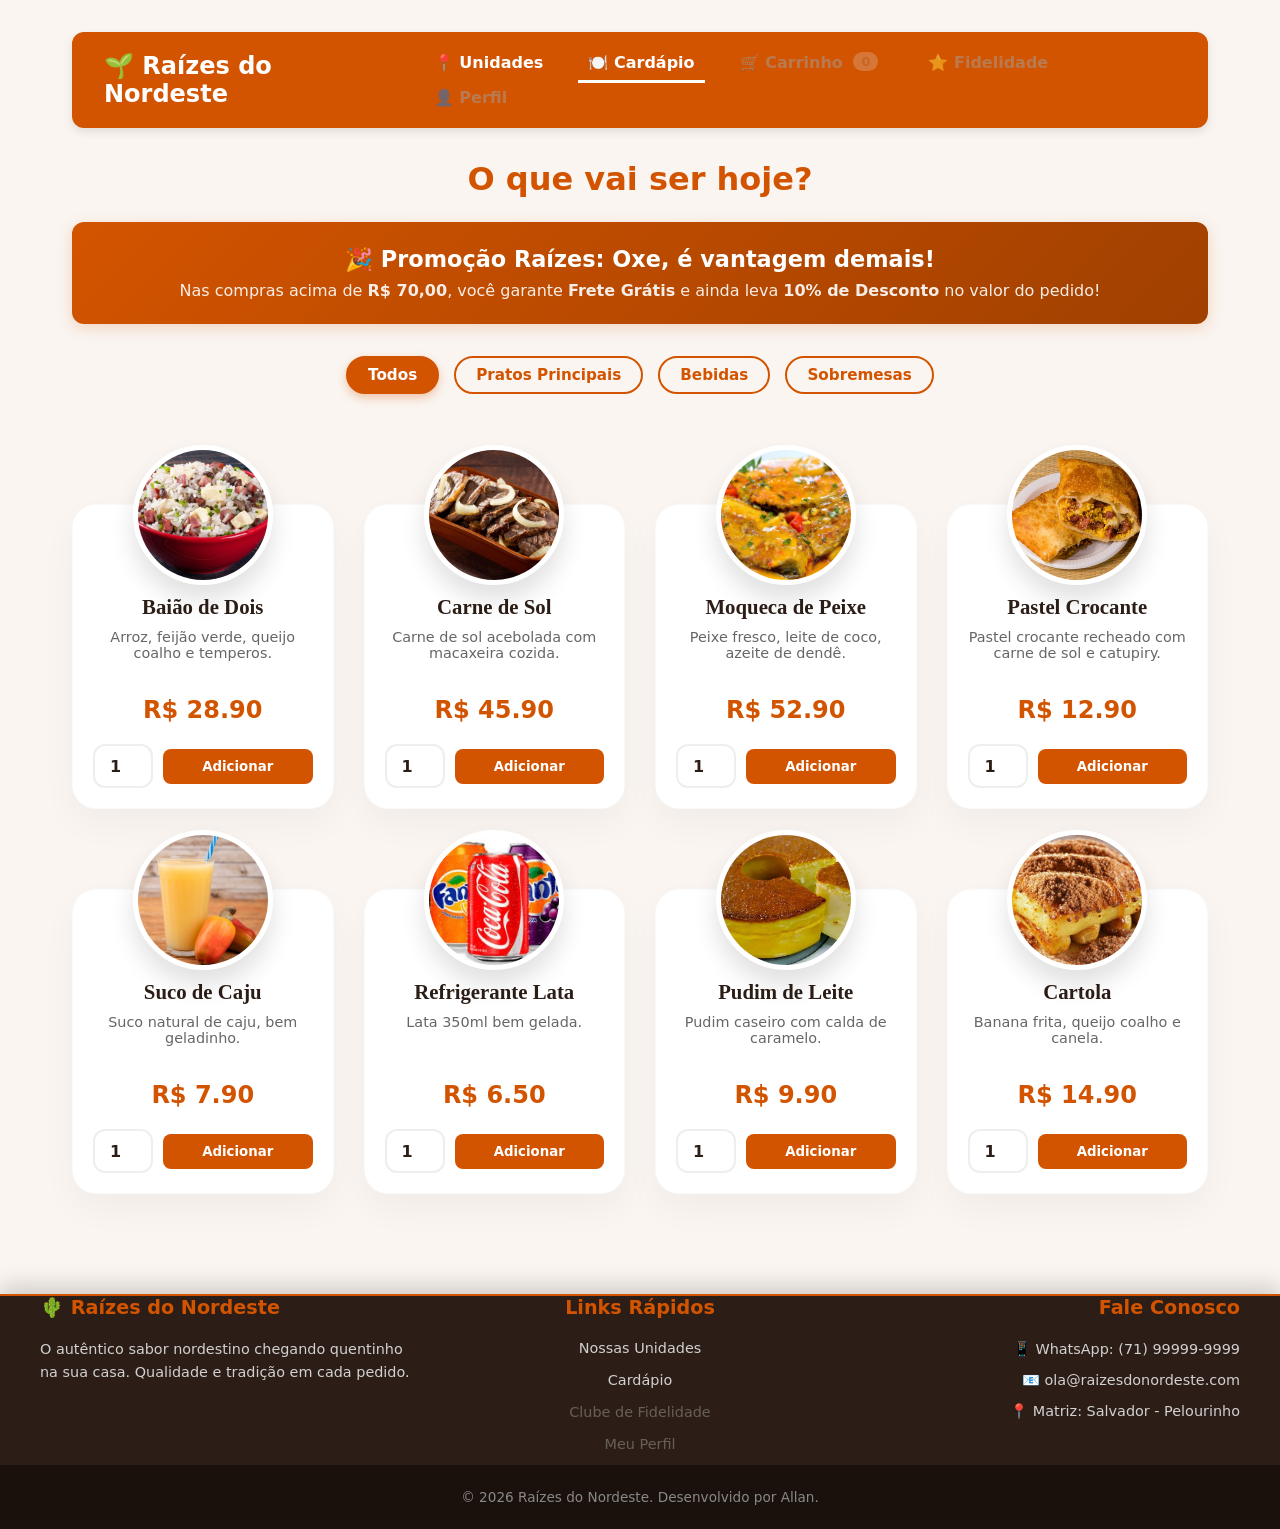
<file: cardapio.html>
<!DOCTYPE html>
<html lang="pt-BR">
<head>
  <meta charset="UTF-8">
  <meta name="viewport" content="width=device-width, initial-scale=1.0">
  <title>Cardápio | Raízes do Nordeste</title>
  
  <link rel="stylesheet" href="css/style.css">
  <link rel="stylesheet" href="css/responsive.css">
</head>
<body>
  <div class="page-wrapper">
    <header class="header">
        <h2>🌱 Raízes do Nordeste</h2>
        <nav>
            <a href="unidades.html">📍 Unidades</a>
            <a href="cardapio.html" class="active">🍽️ Cardápio</a>
            <a href="carrinho.html">🛒 Carrinho <span id="cart-badge" class="desktop-badge">0</span></a>
            <a href="fidelidade.html">⭐ Fidelidade</a>
            <a href="perfil.html">👤 Perfil</a>
            <a href="#" id="btn-logout">Sair</a>
        </nav>
    </header>

    <h1 class="page-title">O que vai ser hoje?</h1>
    
    <div class="promo-banner">
      <h3>🎉 Promoção Raízes: Oxe, é vantagem demais!</h3>
      <p>Nas compras acima de <strong>R$ 70,00</strong>, você garante <strong>Frete Grátis</strong> e ainda leva <strong>10% de Desconto</strong> no valor do pedido!</p>
    </div>
    <div class="category-filters" id="filters-container">
        <button class="btn-filter active" data-filter="todos">Todos</button>
        <button class="btn-filter" data-filter="prato">Pratos Principais</button>
        <button class="btn-filter" data-filter="bebida">Bebidas</button>
        <button class="btn-filter" data-filter="sobremesa">Sobremesas</button>
    </div>
    
    <div id="product-list" class="menu-grid">
      
      <div class="menu-card product-card" data-categoria="prato">
        <div class="menu-img-wrapper">
            <img src="img/baiao.jpg" alt="Baião de Dois">
        </div>
        <h3 class="menu-title">Baião de Dois</h3>
        <p class="menu-desc">Arroz, feijão verde, queijo coalho e temperos.</p>
        <div class="menu-price">R$ 28.90</div>
        <div class="menu-actions">
            <input type="number" id="qty-p1" value="1" min="1" max="10" class="qty-input">
            <button class="btn btn-full btn-add-cart" data-id="p1" data-name="Baião de Dois" data-price="28.90">Adicionar</button>
        </div>
      </div>

      <div class="menu-card product-card" data-categoria="prato">
        <div class="menu-img-wrapper">
            <img src="img/carne.jpg" alt="Carne de Sol">
        </div>
        <h3 class="menu-title">Carne de Sol</h3>
        <p class="menu-desc">Carne de sol acebolada com macaxeira cozida.</p>
        <div class="menu-price">R$ 45.90</div>
        <div class="menu-actions">
            <input type="number" id="qty-p2" value="1" min="1" max="10" class="qty-input">
            <button class="btn btn-full btn-add-cart" data-id="p2" data-name="Carne de Sol" data-price="45.90">Adicionar</button>
        </div>
      </div>

      <div class="menu-card product-card" data-categoria="prato">
        <div class="menu-img-wrapper">
            <img src="img/moqueca.jpg" alt="Moqueca de Peixe">
        </div>
        <h3 class="menu-title">Moqueca de Peixe</h3>
        <p class="menu-desc">Peixe fresco, leite de coco, azeite de dendê.</p>
        <div class="menu-price">R$ 52.90</div>
        <div class="menu-actions">
            <input type="number" id="qty-p3" value="1" min="1" max="10" class="qty-input">
            <button class="btn btn-full btn-add-cart" data-id="p3" data-name="Moqueca de Peixe" data-price="52.90">Adicionar</button>
        </div>
      </div>

      <div class="menu-card product-card" data-categoria="prato">
        <div class="menu-img-wrapper">
            <img src="img/pastel.jpg" alt="Pastel Crocante">
        </div>
        <h3 class="menu-title">Pastel Crocante</h3>
        <p class="menu-desc">Pastel crocante recheado com carne de sol e catupiry.</p>
        <div class="menu-price">R$ 12.90</div>
        <div class="menu-actions">
            <input type="number" id="qty-p4" value="1" min="1" max="10" class="qty-input">
            <button class="btn btn-full btn-add-cart" data-id="p4" data-name="Pastel Crocante" data-price="12.90">Adicionar</button>
        </div>
      </div>

      <div class="menu-card product-card" data-categoria="bebida">
        <div class="menu-img-wrapper">
            <img src="img/suco.jpg" alt="Suco de Caju">
        </div>
        <h3 class="menu-title">Suco de Caju</h3>
        <p class="menu-desc">Suco natural de caju, bem geladinho.</p>
        <div class="menu-price">R$ 7.90</div>
        <div class="menu-actions">
            <input type="number" id="qty-p5" value="1" min="1" max="10" class="qty-input">
            <button class="btn btn-full btn-add-cart" data-id="p5" data-name="Suco de Caju" data-price="7.90">Adicionar</button>
        </div>
      </div>

      <div class="menu-card product-card" data-categoria="bebida">
        <div class="menu-img-wrapper">
            <img src="img/refri.jpg" alt="Refrigerante Lata">
        </div>
        <h3 class="menu-title">Refrigerante Lata</h3>
        <p class="menu-desc">Lata 350ml bem gelada.</p>
        <div class="menu-price">R$ 6.50</div>
        <div class="menu-actions">
            <input type="number" id="qty-p6" value="1" min="1" max="10" class="qty-input">
            <button class="btn btn-full btn-add-cart" data-id="p6" data-name="Refrigerante Lata" data-price="6.50">Adicionar</button>
        </div>
      </div>

      <div class="menu-card product-card" data-categoria="sobremesa">
        <div class="menu-img-wrapper">
            <img src="img/pudim.jpg" alt="Pudim de Leite">
        </div>
        <h3 class="menu-title">Pudim de Leite</h3>
        <p class="menu-desc">Pudim caseiro com calda de caramelo.</p>
        <div class="menu-price">R$ 9.90</div>
        <div class="menu-actions">
            <input type="number" id="qty-p7" value="1" min="1" max="10" class="qty-input">
            <button class="btn btn-full btn-add-cart" data-id="p7" data-name="Pudim de Leite" data-price="9.90">Adicionar</button>
        </div>
      </div>

      <div class="menu-card product-card" data-categoria="sobremesa">
        <div class="menu-img-wrapper">
            <img src="img/cartola.jpg" alt="Cartola">
        </div>
        <h3 class="menu-title">Cartola</h3>
        <p class="menu-desc">Banana frita, queijo coalho e canela.</p>
        <div class="menu-price">R$ 14.90</div>
        <div class="menu-actions">
            <input type="number" id="qty-p8" value="1" min="1" max="10" class="qty-input">
            <button class="btn btn-full btn-add-cart" data-id="p8" data-name="Cartola" data-price="14.90">Adicionar</button>
        </div>
      </div>
    </div>
    </div>
  </div>
</div>
</div>
<footer class="site-footer">
        <div class="footer-content">
            <div class="footer-col">
                <h3>🌵 Raízes do Nordeste</h3>
                <p>O autêntico sabor nordestino chegando quentinho na sua casa. Qualidade e tradição em cada pedido.</p>
            </div>
            
            <div class="footer-col">
                <h3>Links Rápidos</h3>
                <ul class="footer-links">
                    <li><a href="unidades.html">Nossas Unidades</a></li>
                    <li><a href="cardapio.html">Cardápio</a></li>
                    <li><a href="fidelidade.html">Clube de Fidelidade</a></li>
                    <li><a href="perfil.html">Meu Perfil</a></li>
                </ul>
            </div>
            
            <div class="footer-col">
                <h3>Fale Conosco</h3>
                <p>📱 WhatsApp: (71) 99999-9999</p>
                <p>📧 ola@raizesdonordeste.com</p>
                <p>📍 Matriz: Salvador - Pelourinho</p>
            </div>
        </div>
        
        <div class="footer-bottom">
            <p>&copy; 2026 Raízes do Nordeste. Desenvolvido por Allan.</p>
        </div>
    </footer>
    <nav class="bottom-nav">
        <a href="unidades.html" class="nav-item">
            <span class="nav-icon">📍</span>
            <span class="nav-label">Unidades</span>
        </a>
        <a href="cardapio.html" class="nav-item active">
            <span class="nav-icon">🍽️</span>
            <span class="nav-label active">Menu</span>
        </a>
        <a href="carrinho.html" class="nav-item">
            <span class="nav-icon">🛒</span>
            <span class="nav-label">Carrinho</span>
            <span class="mobile-badge cart-badge-global">0</span> 
        </a>
        <a href="fidelidade.html" class="nav-item">
            <span class="nav-icon">⭐</span>
            <span class="nav-label">Clube</span>
        </a>
        <a href="perfil.html" class="nav-item"> <span class="nav-icon">👤</span>
            <span class="nav-label">Perfil</span>
        </a>
    </nav>
  <script src="js/mock.js"></script>
  <script src="js/app.js"></script> 
  <script src="js/cardapio.js"></script> 
</body>
</html>
</file>
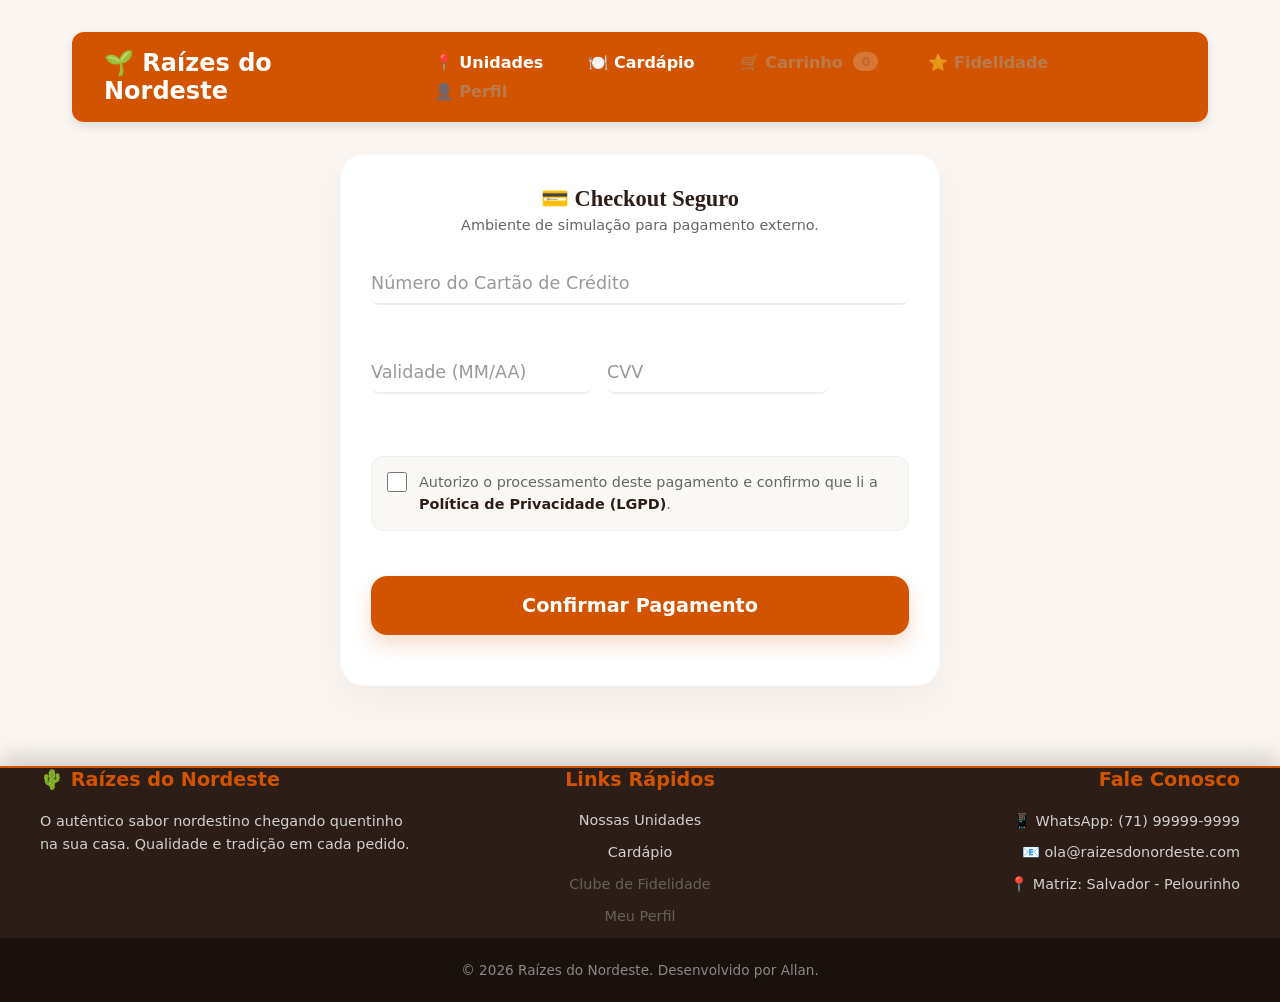
<file: pagamento.html>
<!DOCTYPE html>
<html lang="pt-BR">
<head>
  <meta charset="UTF-8">
  <meta name="viewport" content="width=device-width, initial-scale=1.0">
  <title>Pagamento | Raízes do Nordeste</title>
  <link rel="stylesheet" href="css/style.css">
  <link rel="stylesheet" href="css/responsive.css">
</head>
<body>
  <div class="page-wrapper">
    <header class="header">
      <h2>🌱 Raízes do Nordeste</h2>
      <nav>
        <a href="unidades.html">📍 Unidades</a>
        <a href="cardapio.html">🍽️ Cardápio</a>
        <a href="carrinho.html">🛒 Carrinho <span id="cart-badge" class="desktop-badge">0</span></a>
        <a href="fidelidade.html">⭐ Fidelidade</a>
        <a href="perfil.html">👤 Perfil</a>
        <a href="#" id="btn-logout">Sair</a>
      </nav>
    </header>

    <div class="premium-card payment-card">
      <h3 class="summary-title payment-title">💳 Checkout Seguro</h3>
      <p class="payment-subtitle">Ambiente de simulação para pagamento externo.</p>

      <form id="payment-form" class="minimal-form payment-form-container">
        
        <div class="input-group">
          <input type="tel" id="cc-num" placeholder=" " maxlength="19" autocomplete="cc-number" required>
          <label for="cc-num">Número do Cartão de Crédito</label>
        </div>

        <div class="form-row">
          <div class="input-group">
            <input type="tel" id="cc-exp" placeholder=" " maxlength="5" autocomplete="cc-exp" required>
            <label for="cc-exp">Validade (MM/AA)</label>
          </div>

          <div class="input-group">
            <input type="password" id="cc-cvv" placeholder=" " maxlength="4" autocomplete="cc-csc" required inputmode="numeric" pattern="[0-9]*">
            <label for="cc-cvv">CVV</label>
          </div>
        </div>

        <div class="modern-checkbox">
          <input type="checkbox" id="lgpd-consent" required>
          <label for="lgpd-consent">
            Autorizo o processamento deste pagamento e confirmo que li a <strong>Política de Privacidade (LGPD)</strong>.
          </label>
        </div>

        <button type="submit" class="btn btn-full btn-checkout payment-btn">
          Confirmar Pagamento
        </button>
      </form>
    </div>
  </div>
<footer class="site-footer">
        <div class="footer-content">
            <div class="footer-col">
                <h3>🌵 Raízes do Nordeste</h3>
                <p>O autêntico sabor nordestino chegando quentinho na sua casa. Qualidade e tradição em cada pedido.</p>
            </div>
            
            <div class="footer-col">
                <h3>Links Rápidos</h3>
                <ul class="footer-links">
                    <li><a href="unidades.html">Nossas Unidades</a></li>
                    <li><a href="cardapio.html">Cardápio</a></li>
                    <li><a href="fidelidade.html">Clube de Fidelidade</a></li>
                    <li><a href="perfil.html">Meu Perfil</a></li>
                </ul>
            </div>
            
            <div class="footer-col">
                <h3>Fale Conosco</h3>
                <p>📱 WhatsApp: (71) 99999-9999</p>
                <p>📧 ola@raizesdonordeste.com</p>
                <p>📍 Matriz: Salvador - Pelourinho</p>
            </div>
        </div>
        
        <div class="footer-bottom">
            <p>&copy; 2026 Raízes do Nordeste. Desenvolvido por Allan.</p>
        </div>
    </footer>
      <nav class="bottom-nav">
        <a href="unidades.html" class="nav-item">
            <span class="nav-icon">📍</span>
            <span class="nav-label">Unidades</span>
        </a>
        <a href="cardapio.html" class="nav-item">
            <span class="nav-icon">🍽️</span>
            <span class="nav-label">Menu</span>
        </a>
        <a href="carrinho.html" class="nav-item">
            <span class="nav-icon">🛒</span>
            <span class="nav-label">Carrinho</span>
            <span class="mobile-badge cart-badge-global">0</span> 
        </a>
        <a href="fidelidade.html" class="nav-item">
            <span class="nav-icon">⭐</span>
            <span class="nav-label">Clube</span>
        </a>
        <a href="perfil.html" class="nav-item active"> 
            <span class="nav-icon">👤</span>
            <span class="nav-label">Perfil</span>
        </a>
    </nav>
  <script src="js/mock.js"></script>
  <script src="js/app.js"></script>
  <script src="js/pagamento.js"></script>
</body>
</html>
</file>
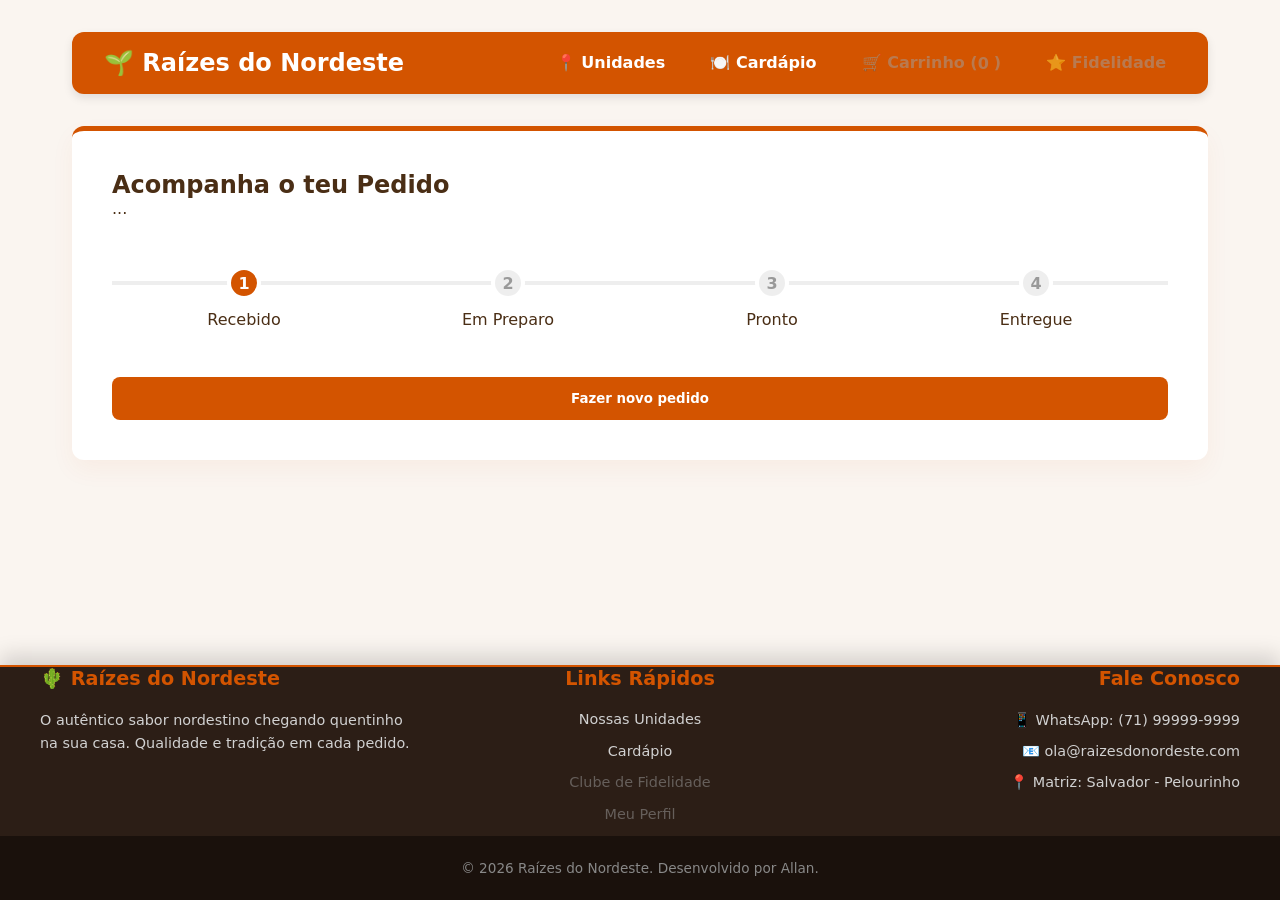
<file: pedido.html>
<!DOCTYPE html>
<html lang="pt-BR">
<head>
  <meta charset="UTF-8">
  <meta name="viewport" content="width=device-width, initial-scale=1.0">
  <title>Acompanhamento | Raízes do Nordeste</title>
  <link rel="stylesheet" href="css/style.css">
  <link rel="stylesheet" href="css/responsive.css">
</head>
<body>
  <div class="page-wrapper">
    <header class="header">
      <h2>🌱 Raízes do Nordeste</h2>
      <nav>
        <a href="unidades.html">📍 Unidades</a>
        <a href="cardapio.html">🍽️ Cardápio</a>
        <a href="carrinho.html">🛒 Carrinho (<span id="cart-badge">0</span>)</a>
        <a href="fidelidade.html">⭐ Fidelidade</a>
        <a href="#" id="btn-logout">Sair</a>
      </nav>
    </header>

    <div class="form-container">
      <h2>Acompanha o teu Pedido</h2>
      <p>...</strong></p>

      <div class="tracker">
        <div class="step" id="step-recebido">
          <div class="circle">1</div>
          <p>Recebido</p>
        </div>
        <div class="step" id="step-preparo">
          <div class="circle">2</div>
          <p>Em Preparo</p>
        </div>
        <div class="step" id="step-pronto">
          <div class="circle">3</div>
          <p>Pronto</p>
        </div>
        <div class="step" id="step-entregue">
          <div class="circle">4</div>
          <p>Entregue</p>
        </div>
      </div>

      <div>
        <button onclick="window.location.href='cardapio.html'" class="btn">Fazer novo pedido</button>
      </div>
    </div>
  </div>
<footer class="site-footer">
        <div class="footer-content">
            <div class="footer-col">
                <h3>🌵 Raízes do Nordeste</h3>
                <p>O autêntico sabor nordestino chegando quentinho na sua casa. Qualidade e tradição em cada pedido.</p>
            </div>
            
            <div class="footer-col">
                <h3>Links Rápidos</h3>
                <ul class="footer-links">
                    <li><a href="unidades.html">Nossas Unidades</a></li>
                    <li><a href="cardapio.html">Cardápio</a></li>
                    <li><a href="fidelidade.html">Clube de Fidelidade</a></li>
                    <li><a href="perfil.html">Meu Perfil</a></li>
                </ul>
            </div>
            
            <div class="footer-col">
                <h3>Fale Conosco</h3>
                <p>📱 WhatsApp: (71) 99999-9999</p>
                <p>📧 ola@raizesdonordeste.com</p>
                <p>📍 Matriz: Salvador - Pelourinho</p>
            </div>
        </div>
        
        <div class="footer-bottom">
            <p>&copy; 2026 Raízes do Nordeste. Desenvolvido por Allan.</p>
        </div>
    </footer>
  <script src="js/app.js"></script>
  <script src="js/pedido.js"></script>
</body>
</body>
</html>
</file>
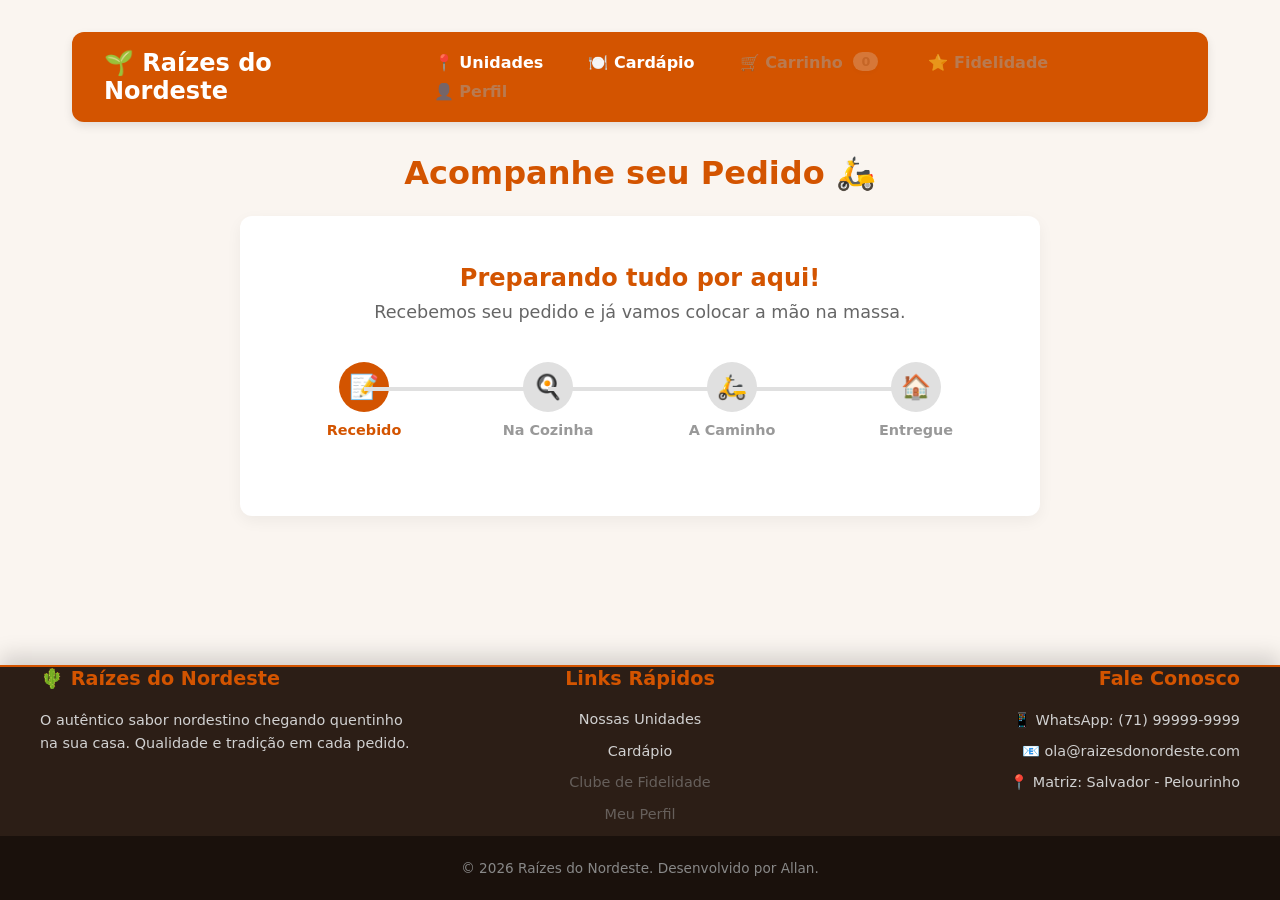
<file: rastreio.html>
<!DOCTYPE html>
<html lang="pt-BR">
<head>
  <meta charset="UTF-8">
  <meta name="viewport" content="width=device-width, initial-scale=1.0">
  <title>Rastreio do Pedido | Raízes do Nordeste</title>
  <link rel="stylesheet" href="css/style.css">
  <link rel="stylesheet" href="css/responsive.css">
</head>
<body>
  <div class="page-wrapper">
    <header class="header">
        <h2>🌱 Raízes do Nordeste</h2>
        <nav>
            <a href="unidades.html">📍 Unidades</a>
            <a href="cardapio.html">🍽️ Cardápio</a>
            <a href="carrinho.html">🛒 Carrinho <span id="cart-badge" class="desktop-badge">0</span></a>
            <a href="fidelidade.html">⭐ Fidelidade</a>
            <a href="perfil.html">👤 Perfil</a>
            <a href="#" id="btn-logout">Sair</a>
        </nav>
    </header>

    <h1 class="page-title">Acompanhe seu Pedido 🛵</h1>

    <div class="tracking-container">
        <h2 id="status-title" class="tracking-title">Preparando tudo por aqui!</h2>
        <p id="status-message" class="tracking-message">Recebemos seu pedido e já vamos colocar a mão na massa.</p>

        <div class="stepper-wrapper">
            <div class="stepper-item active" id="step-0">
                <div class="step-counter">📝</div>
                <div class="step-name">Recebido</div>
            </div>
            
            <div class="stepper-item" id="step-1">
                <div class="step-counter">🍳</div>
                <div class="step-name">Na Cozinha</div>
            </div>
            
            <div class="stepper-item" id="step-2">
                <div class="step-counter">🛵</div>
                <div class="step-name">A Caminho</div>
            </div>
            
            <div class="stepper-item" id="step-3">
                <div class="step-counter">🏠</div>
                <div class="step-name">Entregue</div>
            </div>
        </div>

        <div id="reward-message" class="reward-box hidden">
            <p>🎉 Pedido finalizado com sucesso! Os pontos desta compra já foram creditados na sua conta.</p>
            <a href="fidelidade.html" class="btn btn-inline">Ver meus pontos</a>
        </div>
    </div>
  </div>
<footer class="site-footer">
        <div class="footer-content">
            <div class="footer-col">
                <h3>🌵 Raízes do Nordeste</h3>
                <p>O autêntico sabor nordestino chegando quentinho na sua casa. Qualidade e tradição em cada pedido.</p>
            </div>
            
            <div class="footer-col">
                <h3>Links Rápidos</h3>
                <ul class="footer-links">
                    <li><a href="unidades.html">Nossas Unidades</a></li>
                    <li><a href="cardapio.html">Cardápio</a></li>
                    <li><a href="fidelidade.html">Clube de Fidelidade</a></li>
                    <li><a href="perfil.html">Meu Perfil</a></li>
                </ul>
            </div>
            
            <div class="footer-col">
                <h3>Fale Conosco</h3>
                <p>📱 WhatsApp: (71) 99999-9999</p>
                <p>📧 ola@raizesdonordeste.com</p>
                <p>📍 Matriz: Salvador - Pelourinho</p>
            </div>
        </div>
        
        <div class="footer-bottom">
            <p>&copy; 2026 Raízes do Nordeste. Desenvolvido por Allan.</p>
        </div>
    </footer>
    <nav class="bottom-nav">
        <a href="unidades.html" class="nav-item">
            <span class="nav-icon">📍</span>
            <span class="nav-label">Unidades</span>
        </a>
        <a href="cardapio.html" class="nav-item">
            <span class="nav-icon">🍽️</span>
            <span class="nav-label">Menu</span>
        </a>
        <a href="carrinho.html" class="nav-item">
            <span class="nav-icon">🛒</span>
            <span class="nav-label">Carrinho</span>
            <span class="mobile-badge cart-badge-global">0</span> 
        </a>
        <a href="fidelidade.html" class="nav-item">
            <span class="nav-icon">⭐</span>
            <span class="nav-label">Clube</span>
        </a>
        <a href="perfil.html" class="nav-item active"> <span class="nav-icon">👤</span>
            <span class="nav-label">Perfil</span>
        </a>
    </nav>
  <script src="js/app.js"></script> 
  <script src="js/rastreio.js"></script> 
</body>
</html>
</file>
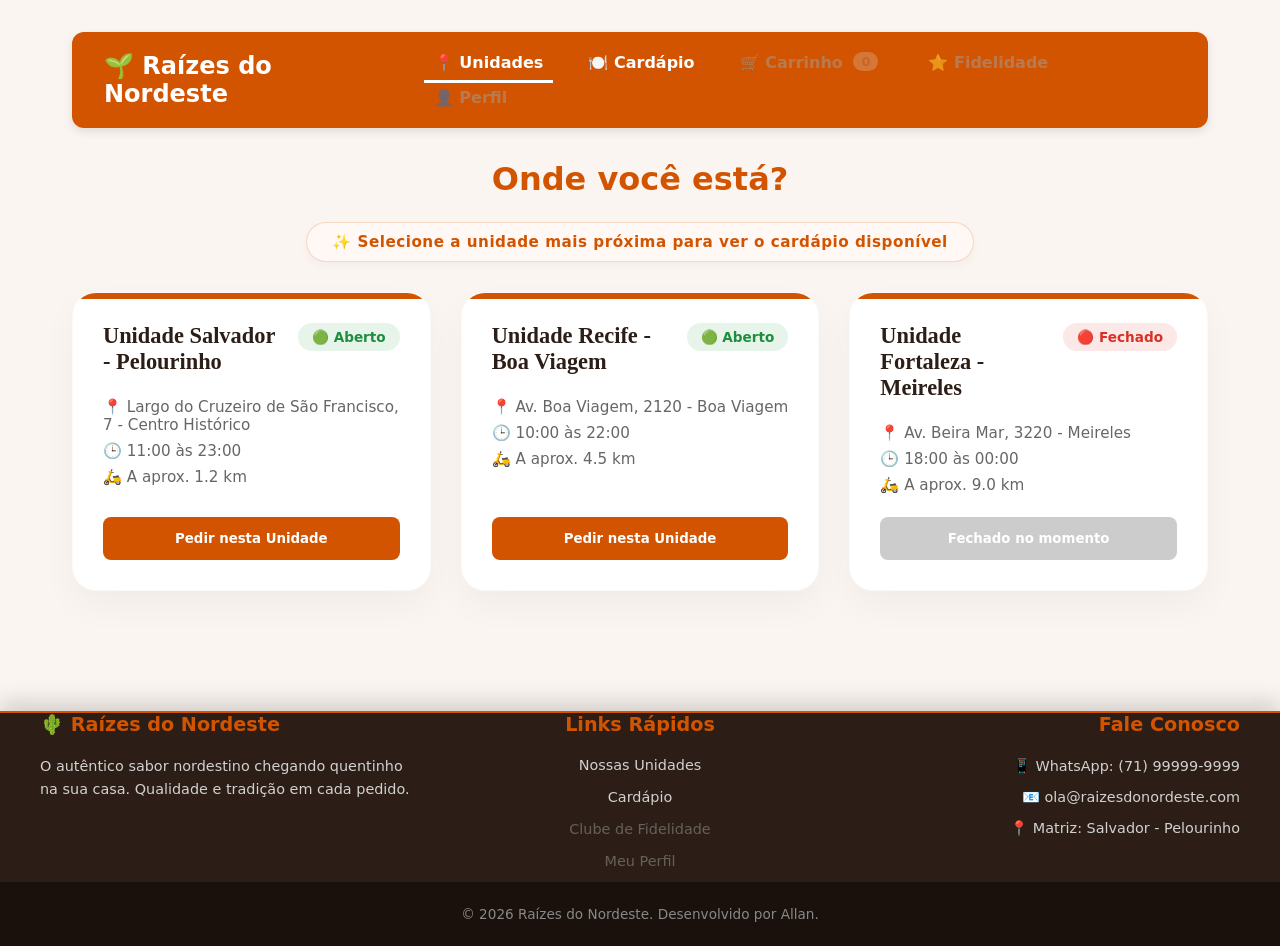
<file: unidades.html>
<!DOCTYPE html>
<html lang="pt-BR">
<head>
  <meta charset="UTF-8">
  <meta name="viewport" content="width=device-width, initial-scale=1.0">
  <title>Unidades | Raízes do Nordeste</title>
  
  <link rel="stylesheet" href="css/style.css">
  <link rel="stylesheet" href="css/responsive.css">
</head>
<body>
  <div class="page-wrapper">
    <header class="header">
        <h2>🌱 Raízes do Nordeste</h2>
        <nav>
            <a href="unidades.html" class="active">📍 Unidades</a>
            <a href="cardapio.html">🍽️ Cardápio</a>
            <a href="carrinho.html">🛒 Carrinho <span id="cart-badge" class="desktop-badge">0</span></a>
            <a href="fidelidade.html">⭐ Fidelidade</a>
            <a href="perfil.html">👤 Perfil</a>
            <a href="#" id="btn-logout">Sair</a>
        </nav>
    </header>

    <h1 class="page-title">Onde você está?</h1>
    <div class="subtitle-container">
        <p class="units-subtitle">✨ Selecione a unidade mais próxima para ver o cardápio disponível</p>
    </div>

    <div id="units-list" class="product-grid">
      </div>
  </div>
<footer class="site-footer">
        <div class="footer-content">
            <div class="footer-col">
                <h3>🌵 Raízes do Nordeste</h3>
                <p>O autêntico sabor nordestino chegando quentinho na sua casa. Qualidade e tradição em cada pedido.</p>
            </div>
            
            <div class="footer-col">
                <h3>Links Rápidos</h3>
                <ul class="footer-links">
                    <li><a href="unidades.html">Nossas Unidades</a></li>
                    <li><a href="cardapio.html">Cardápio</a></li>
                    <li><a href="fidelidade.html">Clube de Fidelidade</a></li>
                    <li><a href="perfil.html">Meu Perfil</a></li>
                </ul>
            </div>
            
            <div class="footer-col">
                <h3>Fale Conosco</h3>
                <p>📱 WhatsApp: (71) 99999-9999</p>
                <p>📧 ola@raizesdonordeste.com</p>
                <p>📍 Matriz: Salvador - Pelourinho</p>
            </div>
        </div>
        
        <div class="footer-bottom">
            <p>&copy; 2026 Raízes do Nordeste. Desenvolvido por Allan.</p>
        </div>
    </footer>
    <nav class="bottom-nav">
        <a href="unidades.html" class="nav-item active">
            <span class="nav-icon">📍</span>
            <span class="nav-label active">Unidades</span>
        </a>
        <a href="cardapio.html" class="nav-item">
            <span class="nav-icon">🍽️</span>
            <span class="nav-label">Menu</span>
        </a>
        <a href="carrinho.html" class="nav-item">
            <span class="nav-icon">🛒</span>
            <span class="nav-label">Carrinho</span>
            <span class="mobile-badge cart-badge-global">0</span> 
        </a>
        <a href="fidelidade.html" class="nav-item">
            <span class="nav-icon">⭐</span>
            <span class="nav-label">Clube</span>
        </a>
        <a href="perfil.html" class="nav-item"> <span class="nav-icon">👤</span>
            <span class="nav-label">Perfil</span>
        </a>
    </nav>
    <script src="js/mock.js"></script>
    <script src="js/app.js"></script>
    <script src="js/auth.js"></script>
    <script src="js/unidades.js"></script> 
</body>
</html>
</file>
<file: css/style.css>
:root {
    --primary: #d35400;
    --secondary: #e67e22;
    --accent: #a04000;
    --bg-light: #faf5f0;
    --text-dark: #4a2e15;  
    --white: #ffffff;
    --footer-bg: #1a2421;
}

* { box-sizing: border-box; margin: 0; padding: 0; font-family: 'Segoe UI', system-ui, sans-serif; }

body { 
    background-color: var(--bg-light); 
    color: var(--text-dark); 
    display: flex; 
    min-height: 100vh; 
    flex-direction: column; 
}

.split-container { display: flex; flex: 1; width: 100%; flex-wrap: wrap; }
.split-left { 
    background: linear-gradient(rgba(211, 84, 0, 0.85), rgba(74, 46, 21, 0.9)), url('../img/fundo-login.jpg');
    background-size: cover;
    background-position: center;
    color: var(--white); 
    flex: 1; 
    display: flex; 
    flex-direction: column; 
    justify-content: center; 
    align-items: center; 
    padding: 3rem; 
    text-align: center; 
}
.split-right { flex: 1; display: flex; flex-direction: column; justify-content: center; padding: 4rem; }

.page-wrapper { padding: 2rem; max-width: 1200px; margin: 0 auto; width: 100%; flex: 1; }

.header { 
    background: var(--primary); color: var(--white); padding: 1rem 2rem; 
    display: flex; justify-content: space-between; align-items: center; 
    border-radius: 12px; margin-bottom: 2rem; box-shadow: 0 4px 10px rgba(0,0,0,0.1);
}
.header a { color: var(--white); text-decoration: none; font-weight: bold; margin-left: 20px; }

.header nav a {
    display: inline-block;
    text-decoration: none;
    padding: 5px 10px;
    transition: all 0.3s ease;
}

.header nav a.active {
    color: #ffffff;
    font-weight: bold;
    border-bottom: 3px solid #ffffff; 
    padding-bottom: 8px;
}

.header nav a span {
    vertical-align: middle;
    margin-right: 5px;
}

.desktop-badge {
    background-color: #ffffff;
    color: var(--primary, #e74c3c);
    font-size: 0.8rem;
    font-weight: bold;
    padding: 2px 8px;
    border-radius: 12px;
    margin-left: 5px;
    vertical-align: middle;
    box-shadow: 0 2px 4px rgba(0,0,0,0.1);
    position: relative; 
    top: -2px;
}

.form-container { 
    background: var(--white); padding: 2.5rem; border-radius: 12px; 
    box-shadow: 0 10px 25px rgba(211,84,0,0.05); margin-bottom: 2rem; border-top: 5px solid var(--primary); 
}

input, select { width: 100%; padding: 12px; margin-bottom: 15px; border: 1px solid #ddd; border-radius: 8px; }

.btn { 
    background: var(--primary); color: var(--white); border: none; padding: 14px; 
    width: 100%; border-radius: 8px; font-weight: bold; cursor: pointer; transition: 0.3s; 
}
.btn:hover { background: var(--accent); }
.btn-outline { background: transparent; border: 2px solid var(--primary); color: var(--primary); margin-top: 10px; }

.cart-layout { display: grid; grid-template-columns: 2fr 1fr; gap: 2rem; }
.cart-items { background: var(--white); padding: 1.5rem; border-radius: 12px; }
.cart-item { display: flex; justify-content: space-between; align-items: center; padding: 1.2rem 0; border-bottom: 1px solid #eee; }

.points-panel { 
    background: var(--bg-light); border: 2px dashed var(--primary); 
    padding: 2rem; border-radius: 12px; margin-bottom: 2rem; text-align: center;
}

.tracker { display: flex; justify-content: space-between; margin: 3rem 0; position: relative; }
.tracker::before { content: ''; position: absolute; top: 15px; left: 0; right: 0; height: 4px; background: #eee; z-index: 1; }
.step { text-align: center; position: relative; z-index: 2; width: 25%; }
.step .circle { 
    width: 34px; height: 34px; background: #eee; border-radius: 50%; margin: 0 auto 10px; 
    display: flex; align-items: center; justify-content: center; font-weight: bold; color: #999; border: 4px solid var(--white); 
}
.step.active .circle { background: var(--primary); color: var(--white); }
.step.completed .circle { background: #27ae60; color: var(--white); }

.page-title {
    color: var(--primary);
    margin-bottom: 1.5rem;
    text-align: center;
}

.cart-summary h3 {
    color: var(--primary);
    margin-bottom: 1rem;
}

.cart-summary p {
    display: flex;
    justify-content: space-between;
    margin-bottom: 5px;
}

.cart-summary hr {
    border: 0;
    border-top: 1px solid #ddd;
    margin: 15px 0;
}

.cart-summary h2 {
    display: flex;
    justify-content: space-between;
    color: var(--accent);
}

.split-left .page-title {
    color: var(--white);
}

.input-label {
    font-size: 0.8rem;
    color: #666;
    display: block;
    margin-bottom: 5px;
}

.checkbox input[type="checkbox"] {
    width: auto;
    margin: 0;
}

.checkbox span {
    font-size: 0.85rem;
}

.login-panel {
    border-top-color: var(--secondary);
}

.qty-input {
    width: 70px;
    margin: 0;
    padding: 5px;
    border-radius: 8px;
    border: 1px solid #ddd;
    text-align: center;
}

.btn-action {
    flex: 1;
    margin: 0;
    width: 100%;
}

.cart-empty { text-align: center; padding: 2rem; }
.btn-inline { display: inline-block; width: auto; margin-top: 1rem; }

.cart-item-info { flex: 2; text-align: left; }
.cart-item-title { font-size: 1.1rem; color: var(--text-dark); display: block; margin-bottom: 4px; }
.cart-item-price { color: #666; font-size: 0.9rem; }

.qty-controls { flex: 1; text-align: center; display: flex; align-items: center; justify-content: center; }
.qty-number { margin: 0 15px; font-weight: bold; font-size: 1.1rem; }

.cart-item-total { flex: 1; text-align: right; font-weight: bold; color: var(--accent); font-size: 1.1rem; }

.btn-remove { 
    background: none; border: none; cursor: pointer; 
    font-size: 1.5rem; color: var(--primary); margin-left: 15px; transition: 0.2s; 
}
.btn-remove:hover { transform: scale(1.1); color: var(--accent); }

.guest-link-container {
    text-align: center; 
    margin-top: 15px;
}

.guest-link {
    color: var(--primary); 
    font-weight: bold; 
    text-decoration: none; 
    font-size: 1.1rem; 
    transition: 0.2s;
}

.guest-link:hover {
    color: var(--accent);
}

.promo-alert {
    background-color: #e8f5e9;
    color: #2e7d32;
    padding: 10px;
    border-radius: 8px;
    font-size: 0.85rem;
    margin-bottom: 15px;
    font-weight: bold;
    text-align: center;
}

.promo-alert.warning {
    background-color: #fff3e0;
    color: #e65100;
}

.discount-line {
    color: #27ae60;
    font-weight: bold;
}

.promo-banner {
    background: linear-gradient(135deg, var(--primary), var(--accent));
    color: var(--white);
    padding: 1.5rem;
    border-radius: 12px;
    margin-bottom: 2rem;
    text-align: center;
    box-shadow: 0 4px 15px rgba(211, 84, 0, 0.2);
    animation: pulseBanner 2s infinite; 
}

.promo-banner h3 {
    margin-bottom: 0.5rem;
    font-size: 1.4rem;
    color: var(--white);
}

.promo-banner p {
    font-size: 1rem;
    opacity: 0.9;
}

@keyframes pulseBanner {
    0% { transform: scale(1); }
    50% { transform: scale(1.01); }
    100% { transform: scale(1); }
}

#toast-container {
    position: fixed;
    bottom: 20px;
    right: 20px;
    z-index: 9999;
    display: flex;
    flex-direction: column;
    gap: 10px;
}

.toast {
    background-color: var(--white);
    color: var(--text-dark);
    padding: 15px 25px;
    border-radius: 8px;
    box-shadow: 0 5px 15px rgba(0,0,0,0.2);
    font-size: 0.95rem;
    font-weight: bold;
    display: flex;
    align-items: center;
    gap: 12px;
    opacity: 0;
    transform: translateX(100%);
    animation: slideIn 0.3s forwards, fadeOut 0.3s forwards 2.7s;
    border-left: 5px solid var(--primary);
}

.toast.success { border-left-color: #27ae60; }
.toast.warning { border-left-color: #f39c12; }
.toast.error { border-left-color: #e74c3c; }

@keyframes slideIn {
    to { opacity: 1; transform: translateX(0); }
}

@keyframes fadeOut {
    to { opacity: 0; transform: translateY(20px); }
}

.category-filters {
    display: flex;
    justify-content: center;
    gap: 15px;
    margin-bottom: 2.5rem;
    flex-wrap: wrap;
}

.btn-filter {
    background-color: transparent;
    color: var(--primary);
    border: 2px solid var(--primary);
    padding: 8px 20px;
    border-radius: 25px;
    cursor: pointer;
    font-weight: bold;
    font-size: 0.95rem;
    transition: all 0.3s ease;
}

.btn-filter:hover, 
.btn-filter.active {
    background-color: var(--primary);
    color: var(--white);
    box-shadow: 0 4px 10px rgba(211, 84, 0, 0.3);
}

.product-card.hidden {
    display: none;
}

.gamification-panel {
    background: var(--white);
    padding: 2rem;
    border-radius: 12px;
    box-shadow: 0 5px 15px rgba(0,0,0,0.05);
    margin-bottom: 2rem;
    text-align: center;
}

.points-display h2 {
    font-size: 3rem;
    color: var(--primary);
    margin: 10px 0;
}

.progress-container {
    background: #e0e0e0;
    border-radius: 20px;
    height: 24px;
    width: 100%;
    margin: 25px 0 10px 0;
    overflow: hidden;
    box-shadow: inset 0 2px 5px rgba(0,0,0,0.1);
}

.progress-bar {
    background: linear-gradient(90deg, #f39c12, var(--primary));
    height: 100%;
    width: 0%;
    transition: width 1.5s ease-in-out;
}

.progress-text {
    font-size: 0.9rem;
    color: #666;
    font-weight: bold;
}

.tiers-grid {
    display: grid;
    grid-template-columns: repeat(auto-fit, minmax(200px, 1fr));
    gap: 15px;
    margin-top: 2rem;
}

.tier-card {
    padding: 20px 10px;
    border-radius: 8px;
    border: 2px solid #eee;
    background: #fafafa;
    opacity: 0.6;
    transition: all 0.3s ease;
}

.tier-card h3 {
    margin-bottom: 10px;
}

.tier-card.active {
    border-color: var(--primary);
    background: #fff8f5;
    opacity: 1;
    transform: scale(1.05);
    box-shadow: 0 4px 15px rgba(211, 84, 0, 0.2);
}

.points-unit {
    font-size: 1.2rem;
    color: #666;
}

.tier-divider {
    margin: 10px 0;
    border: 0;
    border-top: 1px solid #ddd;
}

.tier-advantage {
    font-size: 0.85rem;
    font-weight: bold;
}

.progress-bar.gold-bar {
    background: linear-gradient(90deg, #f1c40f, #f39c12);
}

.profile-container {
    max-width: 600px;
    margin: 0 auto;
    background: var(--white);
    padding: 2.5rem;
    border-radius: 12px;
    box-shadow: 0 5px 15px rgba(0,0,0,0.05);
    margin-bottom: 2rem;
}

.profile-form .form-group {
    margin-bottom: 1.5rem;
}

.profile-form label {
    display: block;
    margin-bottom: 0.5rem;
    font-weight: bold;
    color: var(--text-dark);
}

.profile-form input {
    width: 100%;
    padding: 12px 15px;
    border: 1px solid #ddd;
    border-radius: 8px;
    font-size: 1rem;
    transition: border-color 0.3s;
}

.profile-form input:focus {
    border-color: var(--primary);
    outline: none;
}

.profile-form input:disabled {
    background-color: #f5f5f5;
    cursor: not-allowed;
    color: #888;
}

.form-row {
    display: flex;
    gap: 15px;
    align-items: flex-end;
}

.form-row .form-group {
    flex: 1;
}

@media (max-width: 600px) {
    .form-row {
        flex-direction: column;
        gap: 0;
        align-items: stretch;
    }
}

.security-divider {
    margin: 20px 0;
    border: 0;
    border-top: 1px solid #ddd;
}

.security-title {
    margin-bottom: 15px;
    color: var(--primary);
}

.forgot-password-container {
    text-align: right;
    margin-top: -10px;
    margin-bottom: 15px;
}

.forgot-password-link {
    font-size: 0.85rem;
    color: var(--primary);
    text-decoration: none;
    font-weight: bold;
}

.forgot-password-link:hover {
    text-decoration: underline;
}

.subtitle-container {
    text-align: center;
    margin-bottom: 30px;
}

.units-subtitle {
    display: inline-block;
    background-color: #fff8f5;
    color: var(--primary);
    padding: 10px 25px;
    border-radius: 30px;
    font-size: 0.95rem;
    font-weight: bold;
    letter-spacing: 0.5px;
    border: 1px solid rgba(211, 84, 0, 0.2);
    box-shadow: 0 4px 10px rgba(0, 0, 0, 0.03);
    position: relative;
    z-index: 10;
}

.empty-cart {
    display: flex;
    flex-direction: column;
    justify-content: center;
    align-items: center;
    min-height: 350px;
    gap: 20px; 
    text-align: center;
}

.empty-cart p {
    font-size: 1.1rem;
    color: #666;
    margin: 0;
}

.site-footer {
    background-color: #2c1e16;
    color: #f5f5f5;
    margin-top: 3rem;
    box-shadow: 0 -10px 20px rgba(0,0,0,0.15);
    border-top: 2px solid var(--primary); 
}

.footer-content { 
    max-width: 1200px; 
    margin: 0 auto; 
    display: grid; 
    grid-template-columns: 1fr 1fr 1fr; 
    gap: 2rem; 
}

.footer-content > div:nth-child(2) {
    text-align: center;
}

.footer-content > div:nth-child(3) {
    text-align: right;
}

.footer-col {
    flex: 1;
    min-width: 250px;
}

.footer-col h3 {
    color: var(--primary);
    margin-bottom: 1.2rem;
    font-size: 1.2rem;
}

.footer-col p {
    font-size: 0.9rem;
    line-height: 1.6;
    color: #d1d1d1;
    margin-bottom: 0.5rem;
}

.footer-links {
    list-style: none;
    padding: 0;
}

.footer-links li {
    margin-bottom: 0.8rem;
}

.footer-links a {
    color: #d1d1d1;
    text-decoration: none;
    font-size: 0.9rem;
    transition: color 0.3s ease, padding-left 0.3s ease;
}

.footer-links a:hover {
    color: var(--primary);
    padding-left: 5px; 
}

.footer-bottom {
    background-color: #1a110c;
    text-align: center;
    padding: 1.5rem 20px;
    font-size: 0.85rem;
    color: #888;
}

.hidden {
    display: none !important;
}

.frete-gratis-text {
    color: #27ae60 !important;
    font-weight: bold !important;
}

.tracking-container {
    max-width: 800px;
    margin: 0 auto;
    background: var(--white);
    padding: 3rem 2rem;
    border-radius: 12px;
    box-shadow: 0 5px 15px rgba(0,0,0,0.05);
    text-align: center;
    margin-bottom: 3rem;
}

.tracking-title {
    color: var(--primary);
    margin-bottom: 10px;
}

.tracking-message {
    color: #666;
    margin-bottom: 40px;
    font-size: 1.1rem;
}

.stepper-wrapper {
    display: flex;
    justify-content: space-between;
    margin-bottom: 30px;
    position: relative;
}

.stepper-item {
    position: relative;
    display: flex;
    flex-direction: column;
    align-items: center;
    flex: 1;
    z-index: 2;
}

.stepper-item::before {
    content: "";
    position: absolute;
    top: 25px;
    left: -50%;
    right: 50%;
    height: 4px;
    background: #e0e0e0;
    z-index: -1;
    transition: background 0.5s ease;
}

.stepper-item:first-child::before {
    display: none;
}

.step-counter {
    width: 50px;
    height: 50px;
    border-radius: 50%;
    background: #e0e0e0;
    display: flex;
    justify-content: center;
    align-items: center;
    font-size: 1.5rem;
    margin-bottom: 10px;
    transition: all 0.5s ease;
}

.step-name {
    font-weight: bold;
    color: #999;
    font-size: 0.9rem;
    transition: color 0.5s ease;
}

.stepper-item.completed .step-counter {
    background: #27ae60;
    color: white;
}
.stepper-item.completed::before {
    background: #27ae60;
}
.stepper-item.completed .step-name {
    color: #27ae60;
}

.stepper-item.active .step-counter {
    background: var(--primary);
    animation: pulse-orange 1.5s infinite;
}
.stepper-item.active .step-name {
    color: var(--primary);
}

.reward-box {
    margin-top: 30px;
    padding: 20px;
    background-color: #f0fdf4;
    border: 1px solid #bbf7d0;
    border-radius: 8px;
    color: #166534;
}

.reward-box p {
    margin-bottom: 15px;
}

@keyframes pulse-orange {
    0% { box-shadow: 0 0 0 0 rgba(211, 84, 0, 0.5); }
    70% { box-shadow: 0 0 0 15px rgba(211, 84, 0, 0); }
    100% { box-shadow: 0 0 0 0 rgba(211, 84, 0, 0); }
}

@media (max-width: 600px) {
    .step-name { font-size: 0.75rem; }
    .step-counter { width: 40px; height: 40px; font-size: 1.2rem; }
    .stepper-item::before { top: 20px; }
}

.foodtech-container {
    min-height: 100vh;
    display: flex;
    align-items: center;
    justify-content: center;
    background-color: #faf8f5;
    overflow: hidden;
    padding: 2rem;
}

.foodtech-content {
    display: flex;
    align-items: center;
    justify-content: space-between;
    max-width: 1200px;
    width: 100%;
    gap: 4rem;
}

.foodtech-text {
    flex: 1;
    max-width: 500px;
    z-index: 10;
}

.giant-title {
    font-size: 4rem;
    line-height: 1.1;
    color: #2c1e16;
    margin-bottom: 1rem;
    font-weight: 800;
}

.giant-title .highlight {
    color: var(--primary);
}

.subtitle {
    font-size: 1.2rem;
    color: #666;
    margin-bottom: 3rem;
}

.minimal-form {
    background: white;
    padding: 3rem;
    border-radius: 20px;
    box-shadow: 0 20px 40px rgba(0,0,0,0.05);
}

.input-group {
    position: relative;
    margin-bottom: 2rem;
}

.input-group input {
    width: 100%;
    padding: 10px 0;
    font-size: 1.1rem;
    border: none;
    border-bottom: 2px solid #eee;
    background: transparent;
    outline: none;
    transition: border-color 0.3s;
}

.input-group label {
    position: absolute;
    top: 10px;
    left: 0;
    color: #999;
    font-size: 1.1rem;
    pointer-events: none;
    transition: 0.3s ease all;
}

.input-group input:focus,
.input-group input:not(:placeholder-shown) {
    border-bottom-color: var(--primary);
}

.input-group input:focus ~ label,
.input-group input:not(:placeholder-shown) ~ label {
    top: -20px;
    font-size: 0.85rem;
    color: var(--primary);
    font-weight: bold;
}

.btn-foodtech {
    font-size: 1.2rem;
    padding: 15px;
    border-radius: 10px;
    margin-top: 1rem;
    width: 100%;
}

.foodtech-visual {
    flex: 1;
    position: relative;
    height: 600px;
    display: flex;
    justify-content: center;
    align-items: center;
}

.float-img {
    position: absolute;
    filter: drop-shadow(0 15px 25px rgba(0,0,0,0.15));
}

.img-1 {
    width: 350px;
    z-index: 3;
    animation: float 6s ease-in-out infinite;
}

.img-2 {
    width: 180px;
    top: 10%;
    right: 5%;
    z-index: 2;
    animation: float 8s ease-in-out infinite alternate;
}

.img-3 {
    width: 150px;
    bottom: 10%;
    left: 5%;
    z-index: 4;
    animation: float 7s ease-in-out infinite alternate-reverse;
}

@keyframes float {
    0% { transform: translateY(0px) rotate(0deg); }
    50% { transform: translateY(-20px) rotate(3deg); }
    100% { transform: translateY(0px) rotate(0deg); }
}

@media (max-width: 900px) {
    .foodtech-content {
        flex-direction: column;
        text-align: center;
    }
    .giant-title {
        font-size: 3rem;
    }
    .foodtech-visual {
        display: none; 
    }
}

.forgot-password {
    text-align: right;
    margin-top: -1.2rem;
    margin-bottom: 1.5rem;
}

.forgot-password a {
    color: #999;
    font-size: 0.85rem;
    text-decoration: none;
    transition: color 0.3s ease;
}

.forgot-password a:hover {
    color: var(--primary);
    text-decoration: underline;
}

.register-link {
    text-align: center;
    margin-top: 1.5rem;
    font-size: 0.95rem;
    color: #666;
}

.register-link a {
    color: var(--primary);
    font-weight: bold;
    text-decoration: none;
    transition: color 0.3s ease;
}

.register-link a:hover {
    color: #d35400;
    text-decoration: underline;
}

#register-form {
    padding: 2rem 3rem; 
}

@media (max-height: 800px) {
    .foodtech-container {
        align-items: flex-start;
        padding-top: 2rem;
        overflow-y: auto;
    }
}

.profile-card {
    background: white;
    max-width: 600px;
    margin: 2rem auto;
    padding: 2rem;
    border-radius: 20px;
    box-shadow: 0 15px 35px rgba(0,0,0,0.05);
    display: flex;
    align-items: center;
    gap: 2rem;
}

.profile-avatar {
    font-size: 4rem;
    background: #faf8f5;
    width: 100px;
    height: 100px;
    display: flex;
    justify-content: center;
    align-items: center;
    border-radius: 50%;
    border: 3px solid var(--primary);
}

.profile-details h2 {
    color: #2c1e16;
    margin-bottom: 0.5rem;
    font-size: 1.8rem;
}

.profile-details p {
    color: #666;
    margin-bottom: 1rem;
    font-size: 1.1rem;
}

.points-badge {
    display: inline-block;
    background: #fff4e6;
    color: var(--primary);
    padding: 8px 16px;
    border-radius: 50px;
    font-weight: bold;
    font-size: 0.95rem;
}

.security-card {
    background: white;
    max-width: 600px;
    margin: 2rem auto;
    padding: 2rem;
    border-radius: 20px;
    box-shadow: 0 15px 35px rgba(0,0,0,0.05);
}

.security-card h3 {
    color: #2c1e16;
    margin-bottom: 1.5rem;
}

.security-form {
    padding: 0;
    box-shadow: none;
    background: transparent;
}

.btn-security {
    width: auto;
    padding: 10px 20px;
}

.input-group input[type="date"] ~ label {
    top: -20px;
    font-size: 0.85rem;
    color: var(--primary);
    font-weight: bold;
}

.modal-overlay {
    position: fixed;
    top: 0;
    left: 0;
    width: 100%;
    height: 100%;
    background: rgba(0, 0, 0, 0.4);
    backdrop-filter: blur(4px);
    display: flex;
    justify-content: center;
    align-items: center;
    z-index: 1000;
    opacity: 1;
    transition: opacity 0.3s ease;
}

.modal-overlay.hidden {
    opacity: 0;
    pointer-events: none;
}

.modal-content {
    background: #fff;
    padding: 2.5rem;
    border-radius: 20px;
    width: 90%;
    max-width: 450px;
    box-shadow: 0 20px 40px rgba(0,0,0,0.2);
    position: relative;
    transform: translateY(0);
    transition: transform 0.3s ease;
    text-align: center;
}

.modal-overlay.hidden .modal-content {
    transform: translateY(30px);
}

.close-modal {
    position: absolute;
    top: 15px;
    right: 20px;
    background: none;
    border: none;
    font-size: 1.8rem;
    color: #999;
    cursor: pointer;
    transition: color 0.3s;
}

.close-modal:hover {
    color: var(--primary);
}

.inbox-content {
    text-align: left;
    background: #faf8f5;
}

.inbox-header {
    display: flex;
    align-items: center;
    gap: 10px;
    margin-bottom: 1.5rem;
    color: var(--primary);
}

.inbox-icon { font-size: 1.8rem; }
.inbox-body p { margin-bottom: 0.5rem; color: #444; }

.temp-password {
    background: #fff4e6;
    color: var(--primary);
    padding: 15px;
    font-size: 1.5rem;
    font-weight: bold;
    text-align: center;
    border-radius: 10px;
    border: 2px dashed var(--primary);
    margin: 1.5rem 0;
    letter-spacing: 2px;
}

.foodtech-visual img.float-img {
    border-radius: 50%;
    object-fit: cover;
    box-shadow: 0 20px 40px rgba(0,0,0,0.15);
    border: 4px solid #fff;
}

.img-1 { width: 350px; height: 350px; }
.img-2 { width: 120px; height: 120px; }
.img-3 { width: 160px; height: 160px; }

#units-list {
    display: grid;
    grid-template-columns: repeat(auto-fit, minmax(320px, 1fr));
    gap: 30px;
    margin-bottom: 40px;
}

.unit-card {
    background: #ffffff;
    border-radius: 24px;
    padding: 30px;
    box-shadow: 0 15px 35px rgba(0,0,0,0.04);
    transition: transform 0.3s ease, box-shadow 0.3s ease;
    display: flex;
    flex-direction: column;
    gap: 15px;
    position: relative;
    overflow: hidden;
    border: 1px solid rgba(0,0,0,0.02);
    background: #ffffff;
    border-radius: 24px;
    padding: 30px;
    box-shadow: 0 15px 35px rgba(0,0,0,0.04);
    transition: transform 0.3s ease, box-shadow 0.3s ease;
    display: flex;
    flex-direction: column;
    gap: 15px;
    position: relative;
    overflow: hidden;
    border: 1px solid rgba(0,0,0,0.02);
    height: 100%;
}

.unit-card:hover {
    transform: translateY(-8px);
    box-shadow: 0 25px 45px rgba(0,0,0,0.08);
}

.unit-card::before {
    content: '';
    position: absolute;
    top: 0; left: 0; right: 0; height: 6px;
    background: var(--primary); 
}

.unit-header {
    display: flex;
    justify-content: space-between;
    align-items: flex-start;
}

.unit-title {
    font-family: 'Comfortaa', cursive;
    font-size: 1.4rem;
    color: #2c1e16;
    margin: 0;
    padding-right: 10px;
}

.unit-status {
    background: #e6f4ea;
    color: #1e8e3e;
    padding: 6px 14px;
    border-radius: 20px;
    font-size: 0.85rem;
    font-weight: bold;
    display: flex;
    align-items: center;
    gap: 5px;
    white-space: nowrap;
    flex-shrink: 0;
    height: fit-content;
}

.unit-status.closed {
    background: #fce8e6;
    color: #d93025;
}

.unit-info p {
    color: #666;
    font-size: 0.95rem;
    margin: 8px 0;
    display: flex;
    align-items: center;
    gap: 8px;
}

.unit-action {
    margin-top: auto;
}

.menu-grid {
    display: grid;
    grid-template-columns: repeat(auto-fit, minmax(250px, 1fr));
    gap: 80px 30px; 
    padding-top: 50px;
    margin-bottom: 40px;
}

.menu-card {
    background: #ffffff;
    border-radius: 24px;
    padding: 20px;
    padding-top: 90px; 
    box-shadow: 0 15px 35px rgba(0,0,0,0.04);
    text-align: center;
    position: relative;
    margin-top: 20px; 
    display: flex;
    flex-direction: column;
    transition: transform 0.3s ease, box-shadow 0.3s ease;
    border: 1px solid rgba(0,0,0,0.02);
    height: 100%;
}

.menu-card:hover {
    transform: translateY(-8px);
    box-shadow: 0 25px 45px rgba(0,0,0,0.08);
}

.menu-img-wrapper {
    position: absolute;
    top: -60px;
    left: 50%;
    transform: translateX(-50%);
    width: 140px;
    height: 140px;
    border-radius: 50%;
    box-shadow: 0 15px 25px rgba(0,0,0,0.12);
    border: 5px solid #fff;
    background: #fff;
    overflow: hidden;
}

.menu-img-wrapper img {
    width: 100%;
    height: 100%;
    object-fit: cover;
}

.menu-title {
    font-family: 'Comfortaa', cursive;
    font-size: 1.3rem;
    color: #2c1e16;
    margin-bottom: 10px;
}

.menu-desc {
    font-size: 0.9rem;
    color: #666;
    margin-bottom: 15px;
    flex-grow: 1;
}

.menu-price {
    font-size: 1.5rem;
    color: var(--primary);
    font-weight: bold;
    margin-bottom: 20px;
}

.menu-actions {
    display: flex;
    gap: 10px;
    align-items: center;
    margin-top: auto;
}

.qty-input {
    width: 60px;
    height: 44px;
    text-align: center;
    border: 2px solid #eee;
    border-radius: 12px;
    font-family: inherit;
    font-size: 1rem;
    font-weight: bold;
    color: #2c1e16;
    outline: none;
    transition: border-color 0.3s;
}

.qty-input:focus {
    border-color: var(--primary);
}

.menu-actions .btn-full {
    flex-grow: 1;
    padding: 10px;
}

.cart-layout { 
    display: grid; 
    grid-template-columns: 1.5fr 1fr;
    gap: 30px; 
    align-items: start;
    margin-bottom: 40px;
}

.premium-card {
    background: #ffffff;
    border-radius: 24px;
    padding: 30px;
    box-shadow: 0 15px 35px rgba(0,0,0,0.04);
    border: 1px solid rgba(0,0,0,0.02);
}

.cart-summary.premium-card {
    position: sticky;
    top: 20px;
}

.summary-title {
    font-family: 'Comfortaa', cursive;
    font-size: 1.4rem;
    color: #2c1e16;
    margin-bottom: 25px;
    text-align: center;
}

.summary-lines p {
    display: flex;
    justify-content: space-between;
    color: #666;
    margin-bottom: 15px;
    font-size: 1.05rem;
}

.cart-hr {
    border: 0;
    border-top: 2px dashed #eee;
    margin: 20px 0;
}

.summary-total {
    display: flex;
    justify-content: space-between;
    align-items: center;
    font-size: 1.6rem;
    color: var(--primary);
    font-weight: 800;
    margin-bottom: 30px;
}

.btn-checkout {
    font-size: 1.2rem;
    padding: 18px;
    border-radius: 16px;
    margin-bottom: 20px;
    box-shadow: 0 10px 20px rgba(211, 84, 0, 0.2);
}

.lgpd-box {
    background: #faf8f5;
    padding: 15px;
    border-radius: 12px;
    font-size: 0.85rem;
    color: #888;
    line-height: 1.4;
    text-align: center;
    border: 1px solid #eee;
}


@media (max-width: 900px) {
    .cart-layout {
        grid-template-columns: 1fr;
    }
}

.cart-item-modern {
    display: flex;
    align-items: center;
    padding: 15px 0;
    border-bottom: 1px solid #f0f0f0;
    gap: 15px;
    position: relative;
    transition: background 0.3s;
}

.cart-item-modern:last-child {
    border-bottom: none;
}

.cart-item-img-box {
    width: 60px;
    height: 60px;
    border-radius: 12px;
    overflow: hidden;
    flex-shrink: 0;
    box-shadow: 0 4px 10px rgba(0,0,0,0.05);
}

.cart-item-img-box img {
    width: 100%;
    height: 100%;
    object-fit: cover;
}

.cart-item-details {
    flex: 1 1 0;
    display: flex;
    flex-direction: column;
    min-width: 0;
}

.cart-item-controls {
    width: 110px; 
    display: flex;
    justify-content: center;
    flex-shrink: 0;
}

.item-title {
    font-size: 1.1rem;
    color: #2c1e16;
    margin-bottom: 4px;
}

.item-unit-price {
    font-size: 0.9rem;
    color: #999;
}

.qty-modern {
    display: flex;
    align-items: center;
    background: #faf8f5;
    border-radius: 20px;
    padding: 4px;
    border: 1px solid #eee;
}

.btn-qty {
    background: white;
    border: none;
    width: 28px;
    height: 28px;
    border-radius: 50%;
    cursor: pointer;
    font-weight: bold;
    color: var(--primary);
    box-shadow: 0 2px 5px rgba(0,0,0,0.05);
    transition: 0.2s;
}

.btn-qty:hover {
    background: var(--primary);
    color: white;
}

.qty-value {
    width: 30px;
    text-align: center;
    font-weight: bold;
    font-size: 0.95rem;
}

.cart-item-total {
    font-weight: bold;
    color: var(--primary);
    width: 90px;
    text-align: right;
    font-size: 1.1rem;
}

.btn-remove-modern {
    background: none;
    border: none;
    color: #ccc;
    font-size: 1.8rem;
    cursor: pointer;
    line-height: 1;
    padding: 0 5px;
    transition: color 0.2s;
}

.btn-remove-modern:hover {
    color: #e74c3c;
}

@media (max-width: 600px) {
    .cart-item-modern {
        flex-wrap: wrap;
    }
    .cart-item-details {
        width: calc(100% - 80px);
    }
    .cart-item-controls {
        width: 50%;
        margin-top: 10px;
    }
    .cart-item-total {
        width: 40%;
        margin-top: 10px;
        text-align: left;
    }
    .btn-remove-modern {
        position: absolute;
        top: 15px;
        right: 0;
    }
}

.payment-card {
    max-width: 600px;
    margin: 0 auto;
}

.payment-title {
    margin-bottom: 5px;
}

.payment-subtitle {
    text-align: center;
    color: #666;
    margin-bottom: 30px;
    font-size: 0.9rem;
}

.payment-form-container {
    padding: 0;
    box-shadow: none;
    background: transparent;
}

.payment-btn {
    margin-top: 20px;
}

.modern-checkbox {
    display: flex;
    align-items: flex-start;
    gap: 12px;
    margin-top: 15px;
    margin-bottom: 25px;
    padding: 15px;
    background: #faf8f5;
    border-radius: 12px;
    border: 1px solid #eee;
}

.modern-checkbox input[type="checkbox"] {
    width: 20px;
    height: 20px;
    margin: 0;
    cursor: pointer;
    accent-color: var(--primary);
    flex-shrink: 0;
}

.modern-checkbox label {
    font-size: 0.9rem;
    color: #666;
    line-height: 1.5;
    cursor: pointer;
}

.modern-checkbox label strong {
    color: #2c1e16;
}

.gamification-panel.premium-card {
    padding: 40px;
    max-width: 900px;
    margin: 0 auto 40px;
    text-align: center;
}

.points-header {
    display: flex;
    align-items: center;
    justify-content: center;
    gap: 30px;
    margin-bottom: 40px;
}

.points-circle {
    background: linear-gradient(135deg, var(--primary), var(--accent));
    width: 140px;
    height: 140px;
    border-radius: 50%;
    display: flex;
    flex-direction: column;
    justify-content: center;
    align-items: center;
    box-shadow: 0 15px 30px rgba(211, 84, 0, 0.3);
    border: 6px solid #fff;
    color: white;
}

.points-circle h2 {
    font-size: 3.5rem;
    margin: 0;
    line-height: 1;
    color: white;
}

.points-unit {
    font-size: 1.1rem;
    font-weight: bold;
    opacity: 0.9;
}

.points-info {
    text-align: left;
}

.points-label {
    color: #888;
    font-size: 1.1rem;
    margin-bottom: 5px;
}

.tier-badge {
    display: inline-block;
    background: #fff4e6;
    color: var(--primary);
    padding: 8px 20px;
    border-radius: 30px;
    font-size: 1.1rem;
    border: 1px solid rgba(211, 84, 0, 0.2);
}

.progress-section {
    margin-bottom: 50px;
}

.progress-container {
    height: 18px;
    background: #f0f0f0;
    box-shadow: inset 0 2px 4px rgba(0,0,0,0.05);
}

.tier-card {
    background: #fff;
    border: 2px solid #f0f0f0;
    border-radius: 20px;
    padding: 30px 20px;
    transition: all 0.4s cubic-bezier(0.175, 0.885, 0.32, 1.275);
    opacity: 0.6;
    filter: grayscale(80%);
}

.tier-icon {
    font-size: 3rem;
    margin-bottom: 15px;
    line-height: 1;
}

.tier-card h3 {
    font-size: 1.5rem;
    margin-bottom: 5px;
    color: #2c1e16;
}

.tier-req {
    color: #999;
    font-size: 0.9rem;
    font-weight: bold;
}

.tier-card.active {
    border-color: var(--primary);
    background: #fffaf7;
    opacity: 1;
    filter: grayscale(0%);
    transform: translateY(-15px) scale(1.05);
    box-shadow: 0 20px 40px rgba(211, 84, 0, 0.15);
}

@media (max-width: 600px) {
    .points-header {
        flex-direction: column;
        gap: 15px;
        text-align: center;
    }
    .points-info {
        text-align: center;
    }
}

.stacked-points {
    display: flex;
    flex-direction: column;
    align-items: center;
    justify-content: center;
    margin: 0;
    line-height: 1;
}

.stacked-points .points-unit {
    margin-top: 8px; 
    font-size: 1.2rem;
    font-weight: bold;
    color: #ffffff;
    opacity: 0.85; 
}

.profile-card,
.profile-container,
.security-card {
    max-width: 700px;
    margin: 0 auto 30px;
}

.profile-avatar-modern {
    font-size: 3.5rem;
    background: linear-gradient(135deg, #fffaf7, #ffeadd);
    width: 100px;
    height: 100px;
    display: flex;
    justify-content: center;
    align-items: center;
    border-radius: 50%;
    border: 4px solid #fff;
    box-shadow: 0 10px 20px rgba(211, 84, 0, 0.15);
    flex-shrink: 0;
}


.profile-section-title {
    text-align: left;
    margin-bottom: 25px;
}

.clean-form {
    padding: 0;
    box-shadow: none;
    background: transparent;
}

.btn-update-password {
    width: auto;
    padding: 15px 30px;
}

@media (max-width: 600px) {
    .profile-card.premium-card {
        flex-direction: column;
        text-align: center;
        gap: 15px;
        padding: 30px 20px;
    }
}

.input-group input:disabled {
    cursor: not-allowed;
    color: #999;
    border-bottom-color: #e0e0e0;
    background-color: transparent; 
}

.input-group input:disabled ~ label {
    color: #999;
}

.address-title {
    margin-top: 40px;
}

.col-1 {
    flex: 1;
}

.col-2 {
    flex: 2;
}

.col-3 {
    flex: 3;
}

.bottom-nav {
    display: none; 
}

@media (max-width: 600px) {
    .header nav, .site-footer {
        display: none !important;
    }

    body {
        padding-bottom: 80px;
    }

    .bottom-nav {
        display: flex;
        position: fixed;
        bottom: 0;
        left: 0;
        width: 100%;
        background: #ffffff;
        box-shadow: 0 -4px 15px rgba(0,0,0,0.08);
        justify-content: space-around;
        padding: 12px 0 8px;
        z-index: 1000;
        border-top: 1px solid #f0f0f0;
    }

    .nav-item {
        display: flex;
        flex-direction: column;
        align-items: center;
        text-decoration: none;
        color: #b0b0b0;
        font-size: 0.7rem;
        transition: all 0.3s;
        position: relative;
    }

    .nav-icon {
        font-size: 1.4rem;
        margin-bottom: 4px;
        filter: grayscale(100%);
        opacity: 0.6;
    }

    .nav-item.active {
        color: var(--primary);
        font-weight: bold;
    }

    .nav-item.active .nav-icon {
        filter: invert(36%) sepia(91%) saturate(1450%) hue-rotate(349deg) brightness(93%) contrast(92%);
        opacity: 1;
        transform: translateY(-2px);
    }

    .mobile-badge {
        position: absolute;
        top: -5px;
        right: 15px;
        background: #e74c3c;
        color: white;
        font-size: 0.65rem;
        font-weight: bold;
        padding: 2px 6px;
        border-radius: 10px;
        border: 2px solid #fff;
    }
}

.logout-section {
    text-align: center;
    margin: 40px auto 100px;
    max-width: 700px;
}

.btn-logout-app {
    background: transparent;
    border: 2px solid #e74c3c;
    color: #e74c3c;
    padding: 12px 40px;
    border-radius: 30px;
    font-weight: bold;
    font-size: 1rem;
    cursor: pointer;
    transition: all 0.3s ease;
}

.btn-logout-app:hover {
    background: #e74c3c;
    color: #ffffff;
    box-shadow: 0 5px 15px rgba(231, 76, 60, 0.3);
}

.guest-disabled {
    color: #a0a0a0 !important;
    cursor: not-allowed !important;
    opacity: 0.5 !important;
    pointer-events: auto !important;
    text-decoration: none !important;
}

.guest-disabled .nav-icon,
.guest-disabled .mobile-badge,
.guest-disabled .desktop-badge {
    filter: grayscale(100%) !important;
    background-color: #e0e0e0 !important;
    color: #999 !important;
    opacity: 0.5;
}

.modal-visitante-overlay {
    position: fixed;
    top: 0; 
    left: 0; 
    width: 100%; 
    height: 100%;
    background: rgba(0, 0, 0, 0.6);
    display: flex;
    align-items: center;
    justify-content: center;
    z-index: 9999;
    animation: fadeIn 0.3s ease;
}

.modal-visitante-box {
    background: #ffffff;
    padding: 30px 20px;
    border-radius: 12px;
    text-align: center;
    max-width: 90%;
    width: 340px;
    box-shadow: 0 10px 25px rgba(0,0,0,0.2);
    animation: slideUp 0.3s ease;
}

@keyframes fadeIn { from { opacity: 0; } to { opacity: 1; } }
@keyframes slideUp { from { transform: translateY(20px); opacity: 0; } to { transform: translateY(0); opacity: 1; } }

.modal-visitante-icon {
    font-size: 3rem; 
    margin-bottom: 10px;
}

.modal-visitante-title {
    color: #2c3e50; 
    margin-bottom: 10px; 
    font-size: 1.3rem;
}

.modal-visitante-text {
    color: #7f8c8d; 
    margin-bottom: 25px; 
    font-size: 0.95rem; 
    line-height: 1.5;
}

.modal-visitante-actions {
    display: flex; 
    gap: 10px; 
    justify-content: center;
}

.btn-modal-secondary {
    flex: 1; 
    padding: 12px; 
    border: 1px solid #ccc; 
    background: transparent; 
    color: #7f8c8d; 
    border-radius: 8px; 
    cursor: pointer; 
    font-weight: bold; 
    transition: background-color 0.2s ease;
}

.btn-modal-secondary:hover {
    background-color: #f4f6f8;
    color: #333;
}

.btn-modal-primary {
    flex: 1; 
    padding: 12px; 
    border: none; 
    background: var(--primary, #e74c3c); 
    color: white; 
    border-radius: 8px; 
    cursor: pointer; 
    font-weight: bold; 
    transition: opacity 0.2s ease;
}

.btn-modal-primary:hover {
    opacity: 0.85;
}

.brinde-prata-box {
    background-color: #f0fdf4; 
    border: 1px solid #bbf7d0;
}

.brinde-prata-text {
    color: #166534; 
    font-weight: bold;
}

.brinde-ouro-box {
    background-color: #fefce8; 
    border: 1px solid #fef08a;
}

.brinde-ouro-text {
    color: #854d0e; 
    font-weight: bold;
}

.modal-perfil-overlay {
    position: fixed; top: 0; left: 0; width: 100%; height: 100%;
    background: rgba(0, 0, 0, 0.6);
    display: flex; justify-content: center; align-items: center;
    z-index: 9999;
}

.modal-perfil-box {
    background: #fff; padding: 30px; border-radius: 12px;
    text-align: center; max-width: 90%; width: 400px;
    box-shadow: 0 10px 25px rgba(0,0,0,0.2);
}

.modal-perfil-icon {
    font-size: 40px; margin-bottom: 15px;
}

.modal-perfil-title {
    color: #b91c1c; font-size: 20px; margin-bottom: 10px;
}

.modal-perfil-text {
    color: #4b5563; font-size: 15px; margin-bottom: 25px; line-height: 1.5;
}

.tag-opcional {
    font-size: 0.8em;
    color: #6b7280;
    font-weight: normal;
    font-style: italic;
    margin-left: 5px;
}

.totem-body {
    background-color: #121816; 
    overflow: hidden;
    user-select: none;
}

.totem-container {
    display: grid;
    grid-template-columns: 1.8fr 1.2fr;
    height: 100vh;
    width: 100vw;
    gap: 15px;
    padding: 15px;
}

.totem-welcome-overlay {
    position: fixed;
    top: 0; left: 0; width: 100%; height: 100%;
    background: linear-gradient(rgba(44, 30, 22, 0.9), rgba(211, 84, 0, 0.95)), url('img/fundo-login.jpg');
    background-size: cover;
    background-position: center;
    z-index: 9999;
    display: flex;
    flex-direction: column;
    justify-content: center;
    align-items: center;
    color: #fff;
    text-align: center;
    cursor: pointer;
    transition: opacity 0.5s ease;
}

.totem-welcome-overlay.hidden {
    opacity: 0;
    pointer-events: none;
}

.totem-logo-giant {
    font-size: 4.5rem;
    margin-bottom: 20px;
    animation: pulseTotem 2s infinite;
}

.totem-touch-prompt {
    font-size: 2rem;
    background: rgba(255, 255, 255, 0.15);
    padding: 15px 40px;
    border-radius: 50px;
    border: 2px solid #fff;
    margin-top: 40px;
}

.totem-feed {
    background: var(--bg-light);
    border-radius: 20px;
    padding: 20px;
    display: flex;
    flex-direction: column;
    overflow-y: auto;
    box-shadow: 0 10px 30px rgba(0,0,0,0.3);
}

.totem-header {
    display: flex;
    justify-content: space-between;
    align-items: center;
    margin-bottom: 20px;
    border-bottom: 2px solid #ddd;
    padding-bottom: 15px;
}

.totem-grid {
    display: grid;
    grid-template-columns: repeat(auto-fit, minmax(220px, 1fr));
    gap: 20px;
}

.totem-card {
    background: #fff;
    border-radius: 16px;
    padding: 15px;
    text-align: center;
    box-shadow: 0 4px 12px rgba(0,0,0,0.05);
    display: flex;
    flex-direction: column;
    justify-content: space-between;
    border: 2px solid transparent;
}

.totem-card:active {
    border-color: var(--primary);
    transform: scale(0.98);
}

.totem-card-img {
    width: 100%;
    height: 120px;
    object-fit: cover;
    border-radius: 12px;
    margin-bottom: 10px;
}

.totem-card h3 {
    font-size: 1.2rem;
    color: var(--text-dark);
    margin-bottom: 5px;
}

.totem-card .price {
    font-size: 1.4rem;
    color: var(--primary);
    font-weight: bold;
    margin: 10px 0;
}

.btn-totem-add {
    background: var(--primary);
    color: #fff;
    border: none;
    padding: 12px;
    border-radius: 10px;
    font-size: 1.1rem;
    font-weight: bold;
    cursor: pointer;
    width: 100%;
}

.totem-sidebar {
    background: #fff;
    border-radius: 20px;
    padding: 25px;
    display: flex;
    flex-direction: column;
    box-shadow: 0 10px 30px rgba(0,0,0,0.3);
    height: 100%;
}

.totem-cart-title {
    font-size: 1.6rem;
    color: var(--text-dark);
    border-bottom: 2px dashed #eee;
    padding-bottom: 10px;
    margin-bottom: 15px;
    display: flex;
    justify-content: space-between;
}

.totem-cart-items {
    flex: 1;
    overflow-y: auto;
    margin-bottom: 15px;
}

.totem-cart-row {
    display: flex;
    justify-content: space-between;
    align-items: center;
    padding: 12px 0;
    border-bottom: 1px solid #eee;
}

.totem-qty-box {
    display: flex;
    align-items: center;
    gap: 10px;
    background: #f5f5f5;
    padding: 5px;
    border-radius: 30px;
}

.btn-totem-qty {
    width: 36px;
    height: 36px;
    border-radius: 50%;
    border: none;
    background: #fff;
    font-size: 1.2rem;
    font-weight: bold;
    color: var(--primary);
    box-shadow: 0 2px 5px rgba(0,0,0,0.1);
}

.totem-total-box {
    background: var(--bg-light);
    padding: 20px;
    border-radius: 15px;
    margin-bottom: 20px;
}

.totem-total-row {
    display: flex;
    justify-content: space-between;
    font-size: 1.8rem;
    font-weight: 800;
    color: var(--accent);
}

.btn-totem-checkout {
    background: #27ae60;
    color: white;
    font-size: 1.6rem;
    padding: 20px;
    border-radius: 15px;
    border: none;
    font-weight: bold;
    box-shadow: 0 8px 20px rgba(39, 174, 96, 0.3);
    width: 100%;
    cursor: pointer;
}

.btn-totem-checkout:active {
    transform: scale(0.97);
}

.totem-timeout-warning {
    position: fixed;
    top: 0; left: 0; width: 100%; height: 100%;
    background: rgba(0,0,0,0.8);
    z-index: 10000;
    display: flex;
    justify-content: center;
    align-items: center;
}

.totem-timeout-box {
    background: white;
    padding: 40px;
    border-radius: 20px;
    text-align: center;
    max-width: 450px;
    box-shadow: 0 20px 40px rgba(0,0,0,0.5);
}

.totem-lgpd-footer {
    font-size: 0.8rem;
    color: #aaa;
    text-align: center;
    margin-top: 10px;
}

@keyframes pulseTotem {
    0% { transform: scale(1); }
    50% { transform: scale(1.03); }
    100% { transform: scale(1); }
}

@keyframes spin { 
    0% { transform: rotate(0deg); } 
    100% { transform: rotate(360deg); } 
}
</file>
<file: css/responsive.css>
@media (max-width: 900px) { 
    body { flex-direction: column; } 
    
    .split-left { 
        padding: 4rem 2rem; 
        min-height: 40vh; 
    } 
    
    .split-right { 
        padding: 2rem; 
    }

    .split-left h1 {
        font-size: 2.5rem;
    }
}

@media (max-width: 480px) {
    .form-container {
        padding: 1.5rem;
    }
}
</file>
